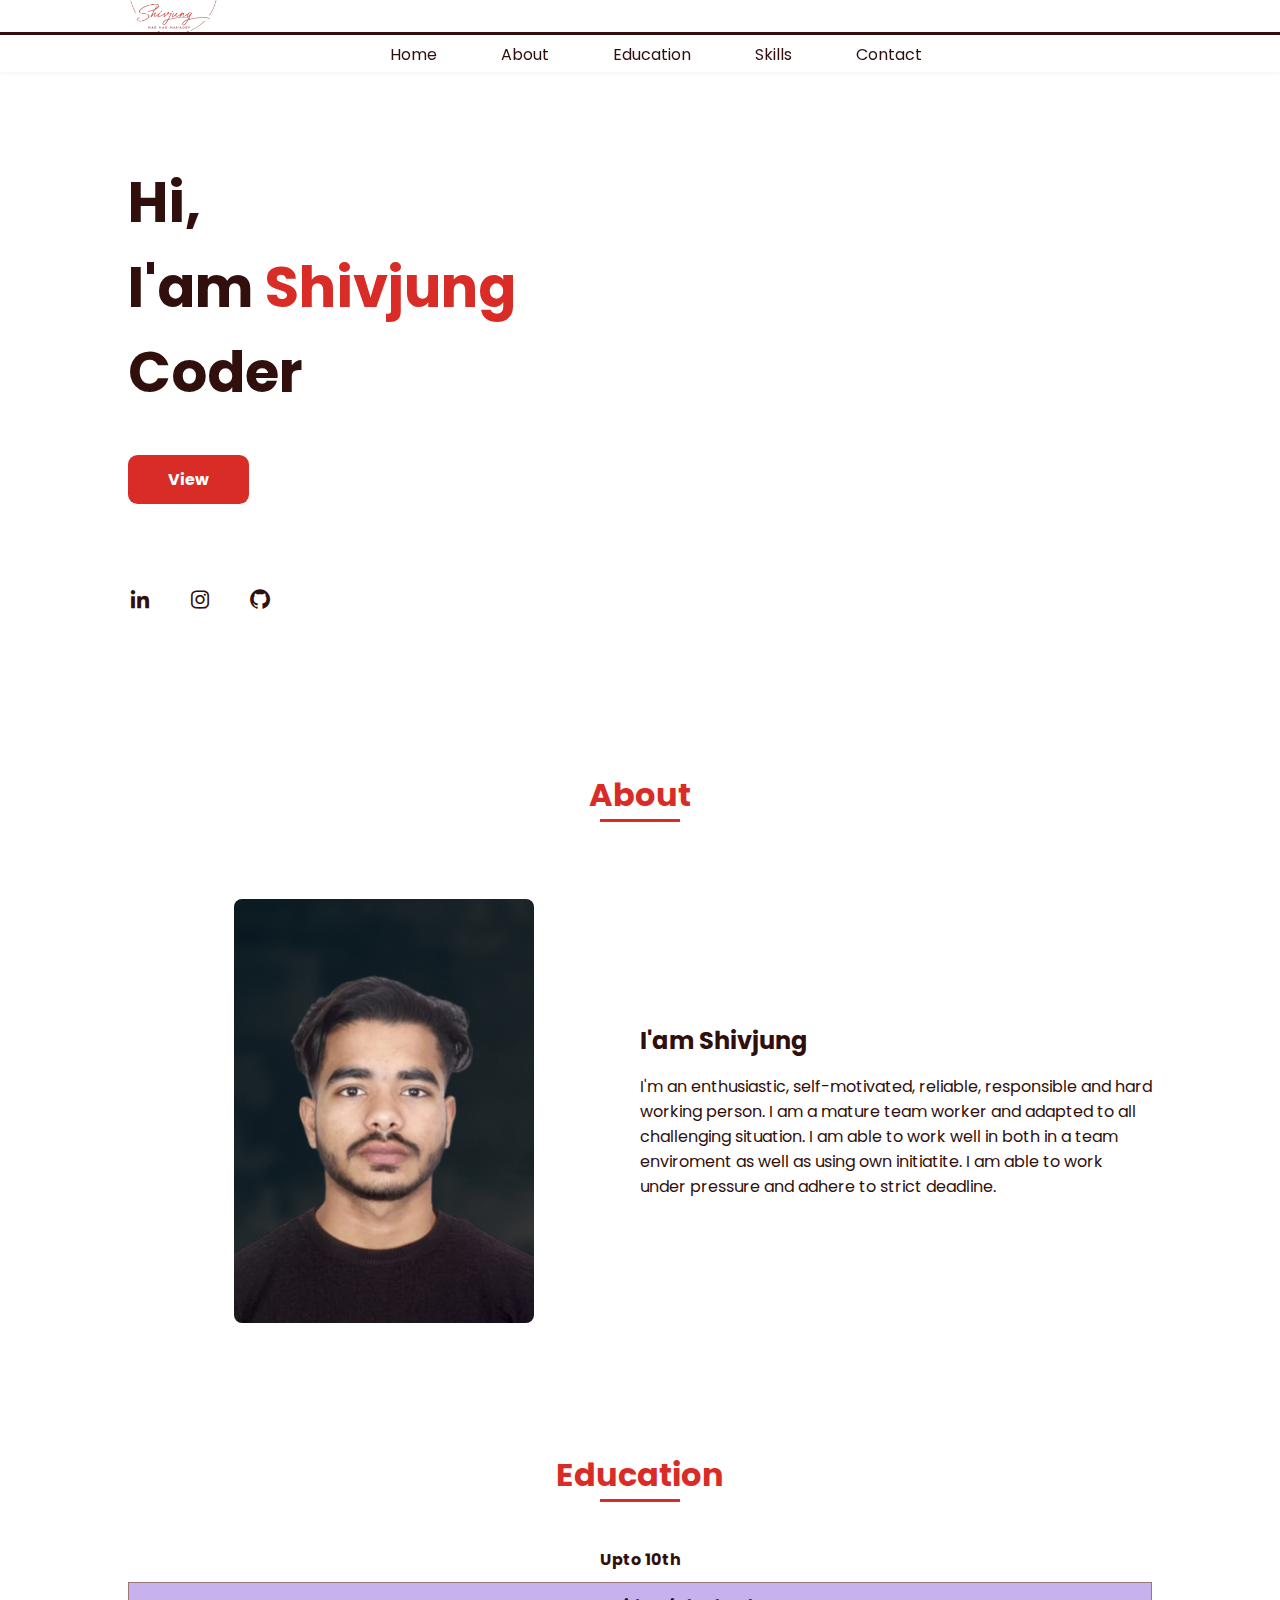
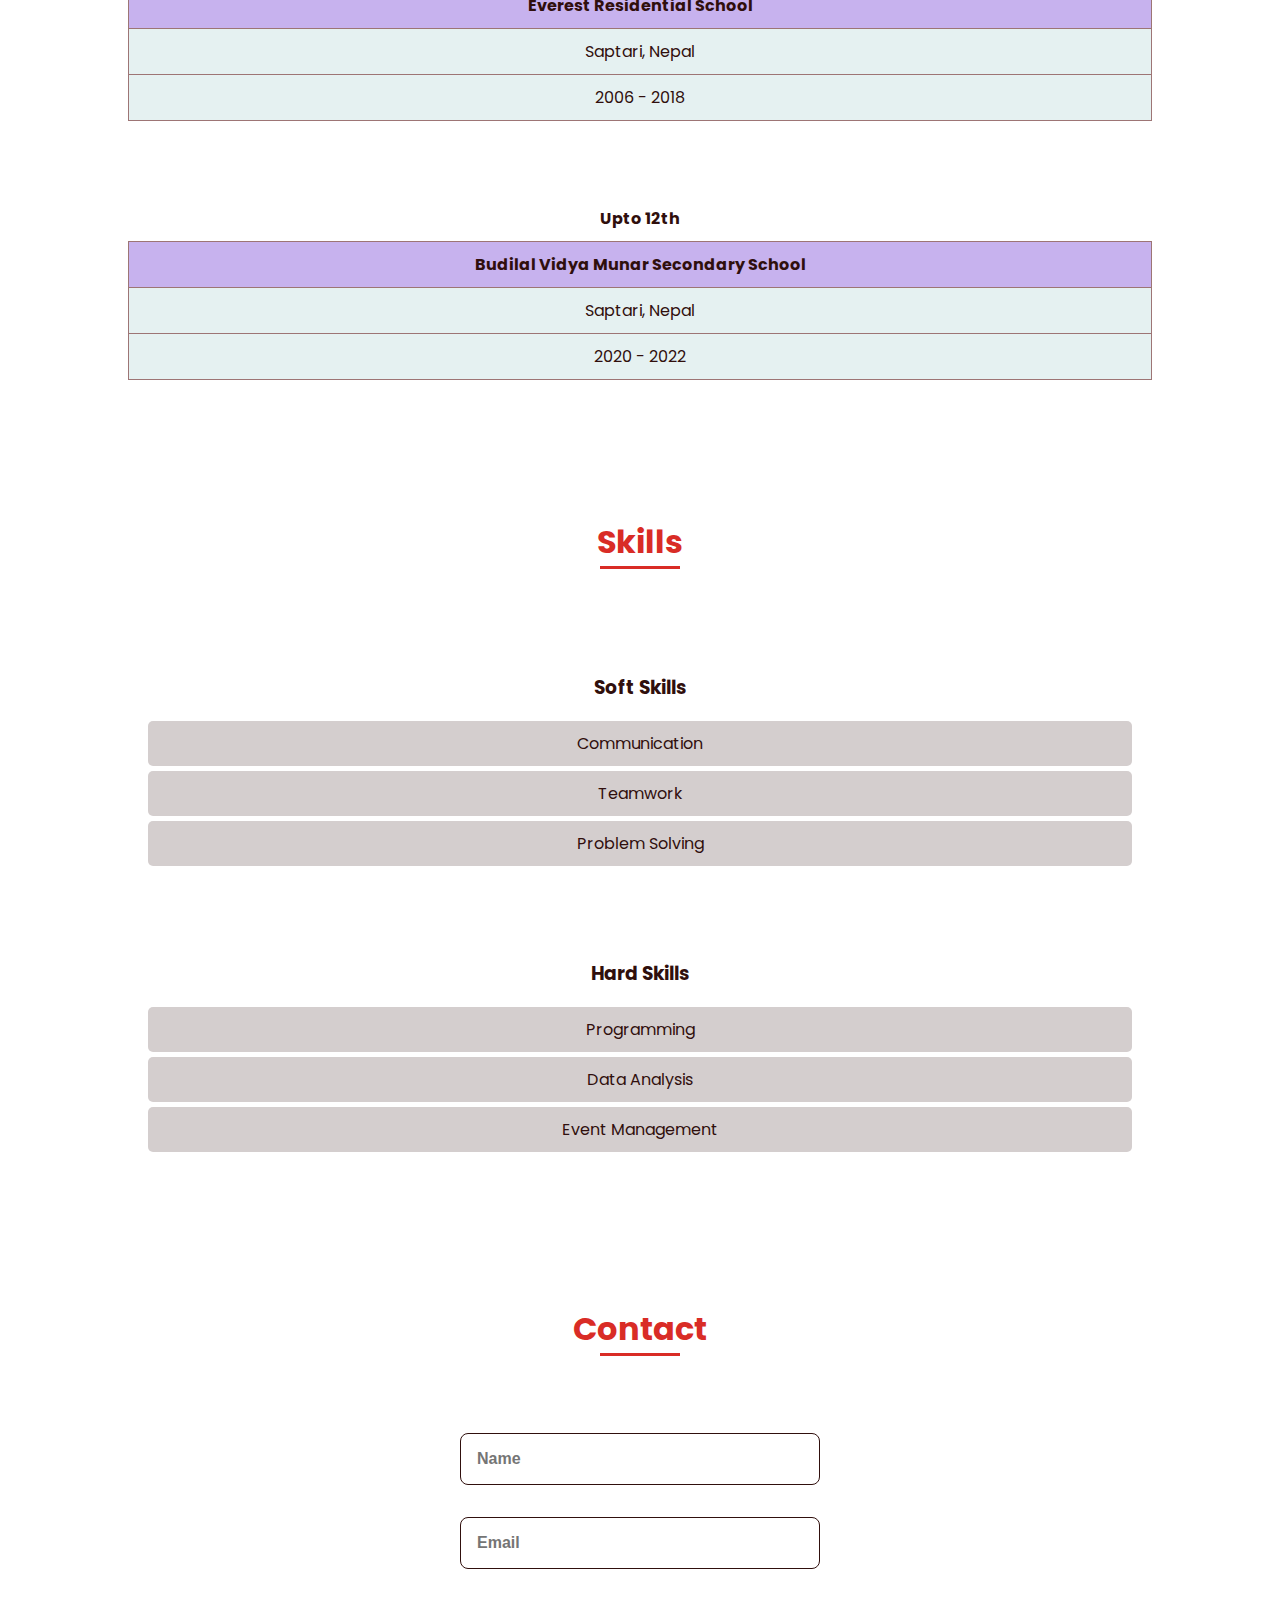
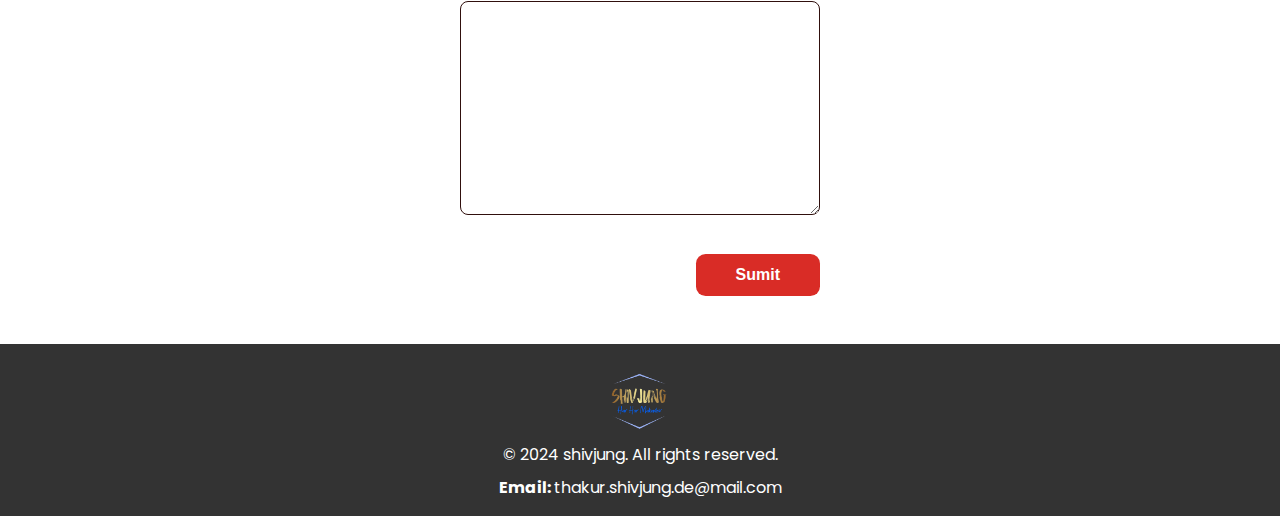
<file: index.html>
<!DOCTYPE html>
<html lang="en">
<head>
    <meta charset="UTF-8">
    <link rel="shortcut icon" type="s-icon" href="icon.png">
    <meta name="viewport" content="width=device-width, initial-scale=1.0">
    <title>Portfolio</title>
    <link rel="stylesheet" href="style.css">
    <link href='https://cdn.jsdelivr.net/npm/boxicons@2.0.5/css/boxicons.min.css' rel='stylesheet'>
</head>
<body>
  <!-----Header------------->
  <header class="l-header">
    <nav class="nav bd-grid">
        <div>
            <img align="left" src="Img/logo.png" alt="Shivjung" width="90" height="30" >
        </div>

        <div class="nav__menu" id="nav-menu">
            <ul class="nav__list">
                <li class="nav__item"><a href="#home" class="nav__link active-link">Home</a></li>
                <li class="nav__item"><a href="#about" class="nav__link">About</a></li>
                <li class="nav__item"><a href="#education" class="nav__link">Education</a></li>
                <li class="nav__item"><a href="#skills" class="nav__link">Skills</a></li>
                <li class="nav__item"><a href="#contact" class="nav__link">Contact</a></li>
            </ul>
        </div>
    </nav>

  </header>
   <!--------------------Main-------------------------->
  <main class="l-main">
    <!--------------Home-------------------->
    <section class="home bd-grid" id="home">
      <div class="home__data">
          <h1 class="home__title">Hi,<br>I'am <span class="home__title-color">Shivjung</span><br> Coder</h1>

          <a href="lebens/lebenslauf_Shiv.html" class="button" target="_blank">View</a>
      </div>

      <div class="home__social">
          <a href="https://www.linkedin.com/in/shivjung-thakur-9844s" class="home__social-icon" target="_blank"><i class='bx bxl-linkedin'></i></a>
          <a href="https://www.instagram.com/ich_shivjung" class="home__social-icon" target="_blank"><i class='bx bxl-instagram'></i></a>
          <a href="https://github.com/Shivjung" class="home__social-icon" target="_blank"><i class='bx bxl-github' ></i></a>
      </div>

    </section>

     <!--===== ABOUT =====-->
     <section class="about section " id="about">
      <h2 class="section-title">About</h2>

      <div class="about__container bd-grid">
          <div class="about__img">
              <img src="Img/1.png" alt="">
          </div>
          
          <div>
              <h2 class="about__subtitle">I'am Shivjung</h2>
              <p class="about__text">I'm an enthusiastic, self-motivated, reliable, responsible and hard working person. I am a mature team worker 
                  and adapted to all challenging situation. I am able to work well in both in a team enviroment
                  as well as using own initiatite. I am able to work under pressure and adhere to strict deadline.</p>           
          </div>                                   
      </div>
  </section>
  
    <!----------------Education------------------------>
    <section class="about section " id="education">
       <h2 class="section-title">Education</h2>

      <div class="edu__container bd-grid">
        <div class="edu_p">
          <p class="edu"><b>Upto 10th</b>
            <table>
              <tr>
                <th>Everest Residential School</th>
              </tr>
              <tr>
                <td>Saptari, Nepal</td>
              </tr>
              <tr>
                <td>2006 - 2018</td>
              </tr>
            </table>
          </p>
          <br> <br>
          <br>        
          <p class="edu"><b>Upto 12th</b>
            <table>
              <tr>
                <th>Budilal Vidya Munar Secondary School</th>
              </tr>
              <tr>
                <td>Saptari, Nepal</td>
              </tr>
              <tr>
                <td>2020 - 2022</td>
              </tr>
            </table>
          </p>
        </div>                                  
      </div>
    </section>

    <!----------------Skills------------------------>
    <section class="skills section " id="skills">
      <h2 class="section-title">Skills</h2>
      <div class="skills bd-grid">
        <div class="soft-skills">
            <h3 class="skill">Soft Skills</h3>
            <ul>
                <li>Communication</li>
                <li>Teamwork</li>
                <li>Problem Solving</li>
            </ul>
        </div>
        <br><br>
        <div class="hard-skills">
            <h3 class="skill">Hard Skills</h3>
            <ul>
                <li>Programming</li>
                <li>Data Analysis</li>
                <li>Event Management</li>
            </ul>
        </div>
    </div>
    </section> 

  <!--===== CONTACT =====-->
    <section class="contact section" id="contact">
      <h2 class="section-title">Contact</h2>

      <div class="contact__container bd-grid">
        <form action="" class="contact__form">
            <input type="text" placeholder="Name" class="contact__input">
            <input type="mail" placeholder="Email" class="contact__input">
            <textarea name="" id="" cols="0" rows="10" class="contact__input"></textarea>
            <input type="button" value="Sumit" class="contact__button button">
        </form>
      </div>
    </section>
  </main>

  <!--------------Footer---------------------------->
  <footer>
    <img src="logo-removebg.png" alt="Signature" class="signature">
    <p>&copy; 2024 shivjung. All rights reserved.</p>
    <div><b>Email: </b><a href="mailto:thakur.shivjung.de@email.com">thakur.shivjung.de@mail.com</a></div>
  </footer>

</body>
</html>
</file>
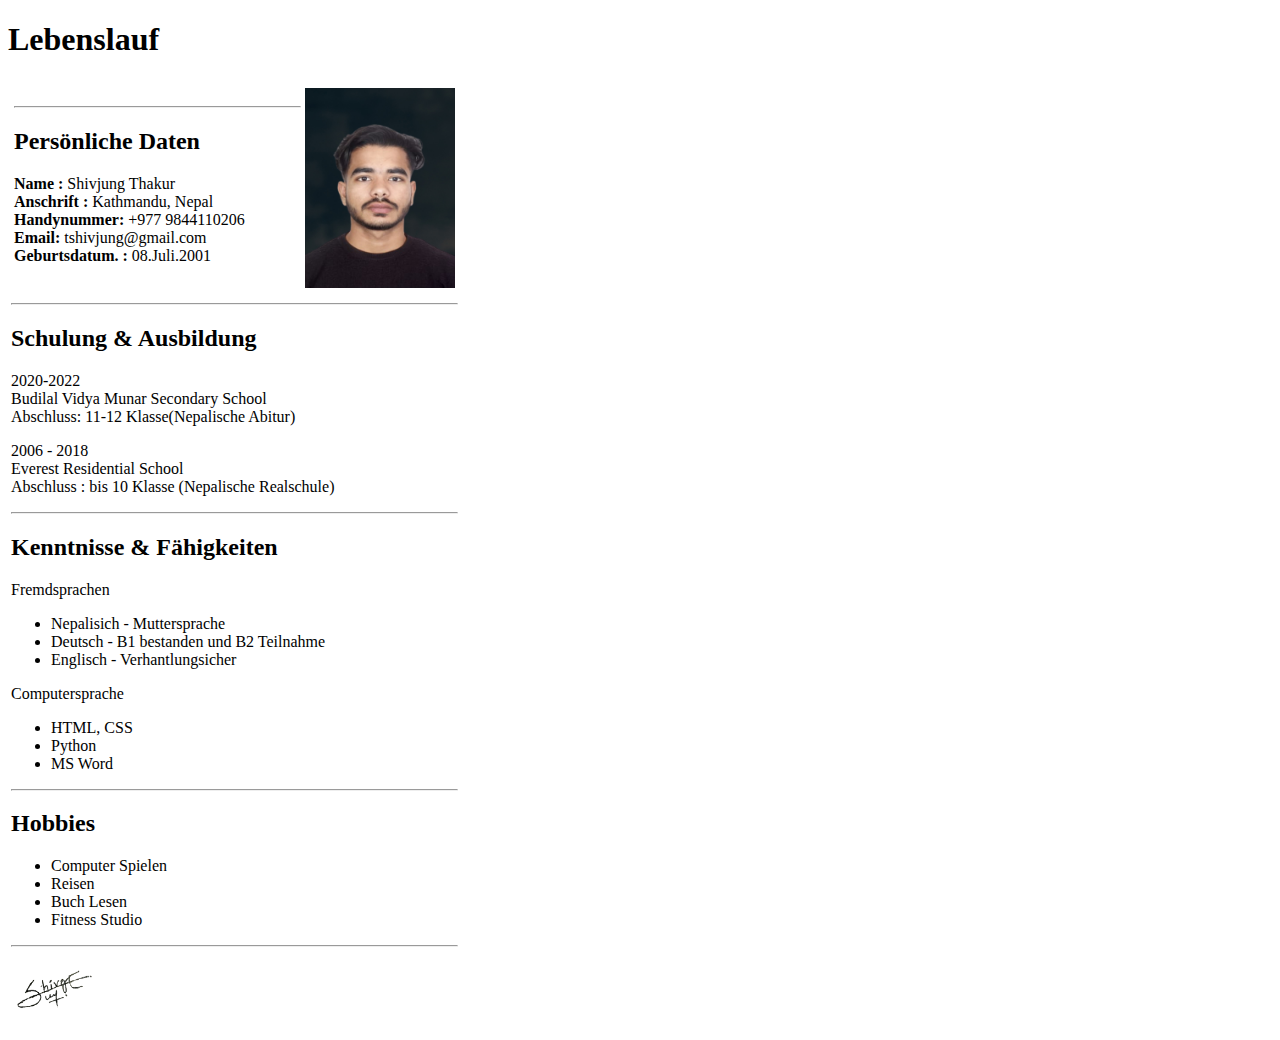
<file: lebens/lebenslauf_Shiv.html>
<!DOCTYPE html>
<html lang="en">
<head>
    <meta charset="UTF-8">
    <meta name="viewport" content="width=device-width, initial-scale=1.0">
    <title>Lebenslauf</title>
</head>
<body>
    <table>
        <tr>
          <h1>Lebenslauf</h1>
        </tr>
        <tr>
          <td> 
            <section>
              <table>
                <td>
                  <hr>
                  <p>
                      <h2>Persönliche Daten</h2>
                      <span><b>Name :</b> Shivjung Thakur</span> <br>
                      <span> <b>Anschrift :</b> Kathmandu, Nepal &nbsp; &nbsp; &nbsp; &nbsp; &nbsp; &nbsp; &nbsp; &nbsp; &nbsp; &nbsp; &nbsp;</span> <br> 
                      <span> <b>Handynummer:</b> +977 9844110206</span> <br>
                      <span> <b>Email:</b> tshivjung@gmail.com</span> <br>
                      <span> <b>Geburtsdatum. :</b> 08.Juli.2001</span>
                  </p>
                </td>
                <td>
                  <div>
                    <span><img src="shivjung.jpg" alt="Foto" width="150" height="200"> </span>
                  </div>
                </td>

              </table>
                
                 
            </section>
            <hr>

            <section>
              <p>
                <h2>Schulung & Ausbildung</h2>
                <p>
                    <span>2020-2022</span><br>
                    <span>Budilal Vidya Munar Secondary School</span><br>
                    <span>Abschluss: 11-12 Klasse(Nepalische Abitur)</span>
                </p>
                <p>
                    <span>2006 - 2018</span> <br>
                    <span>Everest Residential School</span> <br>
                    <span>Abschluss : bis 10 Klasse (Nepalische Realschule)</span>
                </p>
                <hr>
              </p>

            </section>             
            <section>
                <p>
                  <h2>Kenntnisse &  Fähigkeiten</h2>
                  Fremdsprachen <br>
                  <p>
                    <ul>
                      <li><span>Nepalisich - Muttersprache</span></li>
                      <li><span>Deutsch - B1 bestanden und B2 Teilnahme</span></li>
                      <li><span>Englisch - Verhantlungsicher</span></li>
                    </ul>
                  </p>
                  
                </p>
                
                <p>
                  Computersprache
                  <ul>
                    <li>HTML, CSS</li>
                    <li>Python</li>
                    <li>MS Word</li>
                  </ul>
  
                </p>
              </section>
              <hr>

              <section>
                <p>
                  <h2>Hobbies</h2>
                  <p>
                    <span>
                      <ul>
                        <li>Computer Spielen</li>
                        <li>Reisen</li>
                        <li>Buch Lesen</li>
                        <li>Fitness Studio</li>
                      </ul>
                    </span>
                  </p>
                </p>
              </section>
            <hr>
            <section>
              <div>
                <img src="Signature.png" alt="signature" height="70">
              </div>
            </section>
          </td>
        </tr>        
    </table>
  </body>
</html>
</file>
<file: style.css>
@import url("https://fonts.googleapis.com/css2?family=Poppins:wght@400;600;700&display=swap");
:root {
  --header-height: 3rem;
  --font-semi: 700;
  /*===== Colores =====*/
  /*Purple 260 - Red 355 - Blue 224 - Pink 340*/
  /* HSL color mode */
  --hue-color: 2;
  --first-color: hsl(var(--hue-color), 70%, 50%);
  --second-color: hsl(var(--hue-color), 56%, 12%);
  /*===== Fuente y tipografia =====*/
  --body-font: "Poppins", sans-serif;
  --big-font-size: 2rem;
  --h2-font-size: 1.25rem;
  --normal-font-size: .938rem;
  --smaller-font-size: .75rem;
  /*===== Margenes =====*/
  --mb-2: 1rem;
  --mb-4: 2rem;
  --mb-5: 2.5rem;
  --mb-6: 3rem;
  /*===== z index =====*/
  --z-back: -10;
  --z-fixed: 100;
}
@media screen and (min-width: 968px) {
  :root {
    --big-font-size: 3.5rem;
    --h2-font-size: 2rem;
    --normal-font-size: 1rem;
    --smaller-font-size: .875rem;
  }
}
.active-link::after {
  position: absolute;
  content: "";
  width: 100%;
  height: 0.18rem;
  left: 0;
  top: 2rem;
  background-color: var(--second-color);
}

/*---------- layout --------------*/
.bd-grid {
  max-width: 1024px;
  display: grid;
  margin-left: var(--mb-2);
  margin-right: var(--mb-2);
}
.l-header {
  width: 100%;
  position: fixed;
  top: 0;
  left: 0;
  z-index: var(--z-fixed);
  background-color: #fff;
  box-shadow: 0 1px 4px rgba(146, 161, 176, 0.15);
}

/*===== BASE =====*/
*, ::before, ::after {
  box-sizing: border-box;
}

html {
  scroll-behavior: smooth;
}

body {
  margin: var(--header-height) 0 0 0;
  font-family: var(--body-font);
  font-size: var(--normal-font-size);
  color: var(--second-color);
}

h1, h2, p {
  margin: 0;
}

ul {
  margin: 0;
  padding: 0;
  list-style: none;
}

a {
  text-decoration: none;
}

img {
  max-width: 100%;
  height: auto;
  display: block;
}

/*---------Section--------------*/
.section-title {
  position: relative;
  font-size: var(--h2-font-size);
  color: var(--first-color);
  margin-top: var(--mb-2);
  margin-bottom: var(--mb-4);
  text-align: center;
}
.section-title::after {
  position: absolute;
  content: "";
  width: 64px;
  height: 0.18rem;
  left: 0;
  right: 0;
  margin: auto;
  top: 2rem;
  background-color: var(--first-color);
}

.section {
  padding-top: 3rem;
  padding-bottom: 2rem;
}
nav ul {
  list-style: none;
  padding: 0;
  display: flex;
  justify-content: center;
}

nav ul li {
  margin: 0 1rem;
}

nav ul li a {
  color: rgb(20, 8, 246);
  text-decoration: none;
}

/* -----------Home------------------- */
.home {
  position: relative;
  row-gap: 5rem;
  padding: 4rem 0 5rem;
}
.home__data {
  align-self: center;
}
.home__title {
  font-size: var(--big-font-size);
  margin-bottom: var(--mb-5);
}
.home__title-color {
  color: var(--first-color);
}
.home__social {
  display:block;
  flex-direction: column ;
}
.home__social-icon {
  width: max-content;
  margin-bottom: var(--mb-2);
  font-size: 1.5rem;
  color: var(--second-color);
}
.home__social-icon:hover {
  color: var(--first-color);
}

/*BUTTONS*/
.button {
  display: inline-block;
  background-color: var(--first-color);
  color: #fff;
  padding: 0.75rem 2.5rem;
  font-weight: var(--font-semi);
  border-radius: 0.6rem;
  transition: 0.3s;
}
.button:hover {
  box-shadow: 0px 10px 36px rgba(0, 0, 0, 0.15);
}

/* -----------About------------------- */
.about__container {
  row-gap: 2rem;
  text-align: center;
}
.about__subtitle {
  margin-bottom: var(--mb-2);
}
.about__img {
  justify-self: center;
}
.about__img img {
  width: 200px;
  border-radius: 0.5rem;
}

/* -----------Education------------------- */
.edu{
  text-align: center;
}
table {
  width: 100%;
  border-collapse: collapse;
  margin: 10px 0;
}
table, th, td {
  border: 1px solid rgb(157, 117, 117);
}
th, td {
  padding: 10px;
  text-align: center;
  background-color: rgb(229, 241, 241);
}
th {
  background-color: #c7b2ee;
  width: 30%;
  text-align: center;
}


/* -----------Skills------------------- */

.skills {
  padding: 20px;
}

.soft-skills, .hard-skills {
  margin-top: 20px;
}

.soft-skills ul, .hard-skills ul {
  list-style-type: none;
  padding: 0;
}

.skill{
text-align: center;
}

.soft-skills li, .hard-skills li {
  background-color: #d4cece;
  margin: 5px 0;
  padding: 10px;
  border-radius: 5px;
  text-align: center;
}


/* -----------Contact------------------- */
.contact__input {
  width: 100%;
  font-size: var(--normal-font-size);
  font-weight: var(--font-semi);
  padding: 1rem;
  border-radius: 0.5rem;
  border: 1.5px solid var(--second-color);
  outline: none;
  margin-bottom: var(--mb-4);
}
.contact__button {
  display: block;
  border: none;
  outline: none;
  font-size: var(--normal-font-size);
  cursor: pointer;
  margin-left: auto;
}
/* -----------Footer------------------- */

footer {
  background-color: #333;
  color: white;
  text-align: center;
  padding: 1rem 0;
  position: relative;
}

footer .signature {
  width: 80px;
  display: block;
  margin: 0.5rem auto;
}

footer p {
  margin: 0.5rem 0;
}

footer a {
  color: white;
  text-decoration: none;
}

/* ===== MEDIA QUERIES=====*/
@media screen and (max-width: 320px) {
  .home {
    row-gap: 2rem;
  }
  .home__img {
    width: 200px;
  }
}
@media screen and (min-width: 576px) {
  .home {
    padding: 4rem 0 2rem;
  }
  .home__social {
    padding-top: 0;
    padding-bottom: 2.5rem;
    flex-direction: row;
    align-self: flex-end;
  }
  .home__social-icon {
    margin-bottom: 0;
    margin-right: var(--mb-4);
  }
  .home__img {
    width: 300px;
    bottom: 25%;
  }
  .about__container {
    grid-template-columns: repeat(2, 1fr);
    align-items: center;
    text-align: initial;
  }
  .contact__form {
    width: 360px;
    padding-top: 2rem;
  }
  .contact__container {
    justify-items: center;
  }
}
@media screen and (min-width: 768px) {
  body {
    margin: 0;
  }
  .section {
    padding-top: 4rem;
    padding-bottom: 3rem;
  }
  .section-title {
    margin-bottom: var(--mb-6);
  }
  .section-title::after {
    width: 80px;
    top: 3rem;
  }
  .nav {
    height: calc(var(--header-height) + 1.5rem);
  }
  .nav__list {
    display: flex;
    padding-top: 0;
  }
  .nav__item {
    margin-left: var(--mb-6);
    margin-bottom: 0;
  }
  .nav__toggle {
    display: none;
  }
  .nav__link {
    color: var(--second-color);
  }
  .home {
    padding: 8rem 0 2rem;
  }
  .home__img {
    width: 400px;
    bottom: 10%;
  }
  .about__container {
    padding-top: 2rem;
  }
  .about__img img {
    width: 300px;
  }

}
@media screen and (min-width: 992px) {
  .bd-grid {
    margin-left: auto;
    margin-right: auto;
  }
  .home {
    padding: 10rem 0 2rem;
  }
  .home__img {
    width: 450px;
  }
}
</file>
